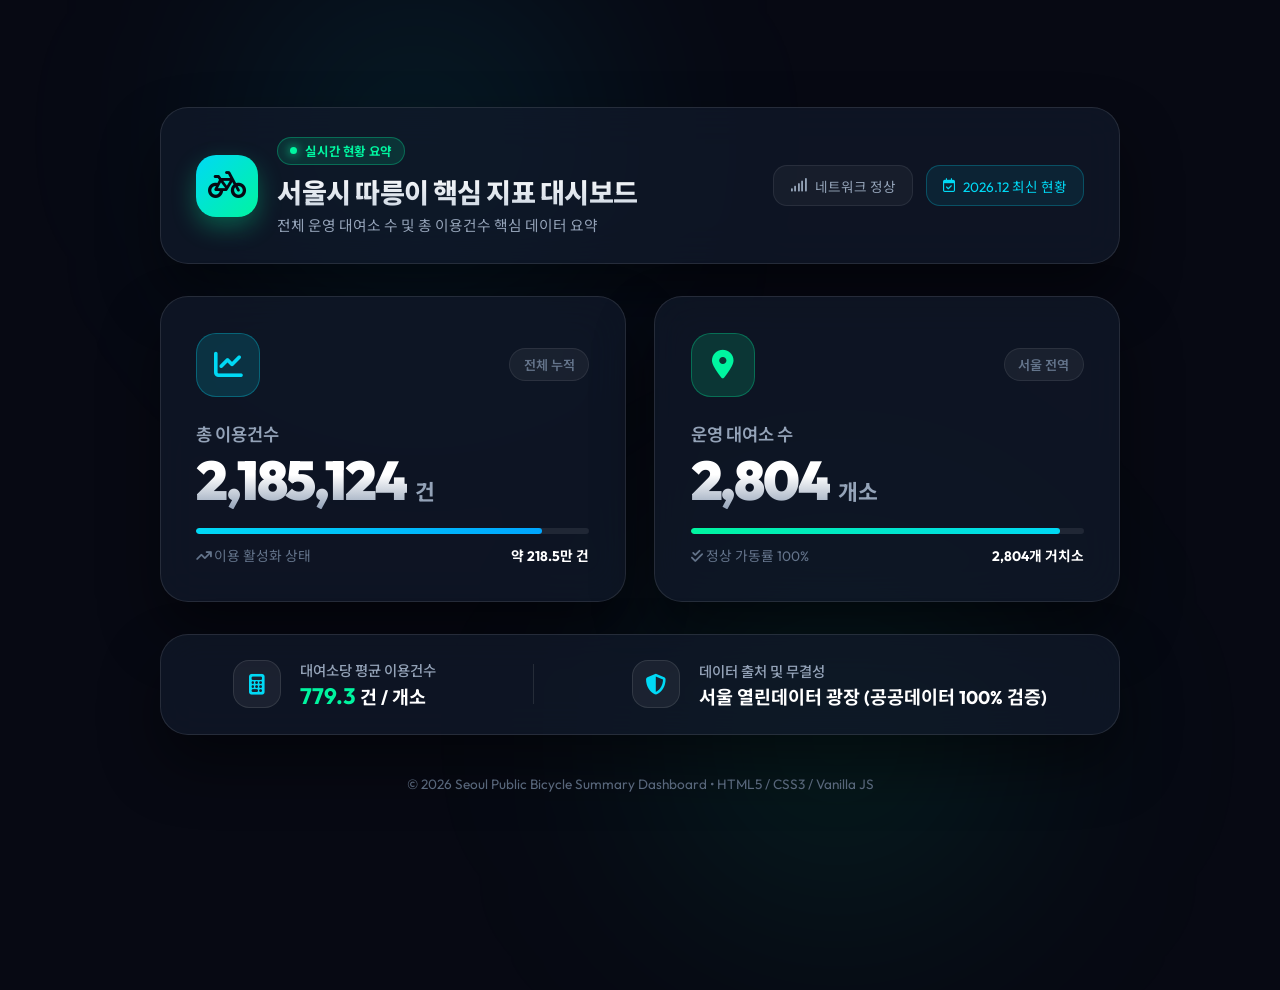
<file: simple_dashboard/index.html>
<!DOCTYPE html>
<html lang="ko">
<head>
    <meta charset="UTF-8">
    <meta name="viewport" content="width=device-width, initial-scale=1.0">
    <title>서울시 따릉이 핵심 현황 요약 대시보드</title>
    <!-- Google Fonts -->
    <link rel="preconnect" href="https://fonts.googleapis.com">
    <link rel="preconnect" href="https://fonts.gstatic.com" crossorigin>
    <link href="https://fonts.googleapis.com/css2?family=Outfit:wght@300;400;600;700;800;900&family=Noto+Sans+KR:wght@300;400;500;700;900&display=swap" rel="stylesheet">
    <!-- Font Awesome Icons -->
    <link rel="stylesheet" href="https://cdnjs.cloudflare.com/ajax/libs/font-awesome/6.4.0/css/all.min.css">
    <!-- Custom CSS -->
    <link rel="stylesheet" href="styles.css">
</head>
<body>
    <div class="background-glow glow-1"></div>
    <div class="background-glow glow-2"></div>
    
    <div class="dashboard-container">
        <!-- Header Section -->
        <header class="header-card glass">
            <div class="brand">
                <div class="logo-icon">
                    <i class="fa-solid fa-bicycle"></i>
                </div>
                <div class="brand-info">
                    <div class="badge"><span class="pulse"></span> 실시간 현황 요약</div>
                    <h1>서울시 따릉이 핵심 지표 대시보드</h1>
                    <p>전체 운영 대여소 수 및 총 이용건수 핵심 데이터 요약</p>
                </div>
            </div>
            <div class="header-status">
                <div class="status-item">
                    <i class="fa-solid fa-signal"></i>
                    <span>네트워크 정상</span>
                </div>
                <div class="status-item date-tag">
                    <i class="fa-regular fa-calendar-check"></i>
                    <span id="current-date">2026.09 현황</span>
                </div>
            </div>
        </header>

        <!-- Key Metrics Section (Only 2 Main Indicators) -->
        <main class="metrics-grid">
            <!-- 1. Total Usage Card -->
            <div class="metric-card glass cyan-theme">
                <div class="card-top">
                    <div class="metric-icon-box">
                        <i class="fa-solid fa-chart-line"></i>
                    </div>
                    <span class="metric-tag">전체 누적</span>
                </div>
                <div class="metric-body">
                    <h2 class="metric-title">총 이용건수</h2>
                    <div class="metric-value-wrapper">
                        <span class="metric-value" id="total-usage">0</span>
                        <span class="metric-unit">건</span>
                    </div>
                </div>
                <div class="card-footer">
                    <div class="progress-bar">
                        <div class="progress-fill cyan-fill"></div>
                    </div>
                    <div class="sub-info">
                        <span><i class="fa-solid fa-arrow-trend-up"></i> 이용 활성화 상태</span>
                        <span class="highlight">약 218.5만 건</span>
                    </div>
                </div>
                <div class="glow-effect"></div>
            </div>

            <!-- 2. Operating Stations Card -->
            <div class="metric-card glass emerald-theme">
                <div class="card-top">
                    <div class="metric-icon-box">
                        <i class="fa-solid fa-location-dot"></i>
                    </div>
                    <span class="metric-tag">서울 전역</span>
                </div>
                <div class="metric-body">
                    <h2 class="metric-title">운영 대여소 수</h2>
                    <div class="metric-value-wrapper">
                        <span class="metric-value" id="station-count">0</span>
                        <span class="metric-unit">개소</span>
                    </div>
                </div>
                <div class="card-footer">
                    <div class="progress-bar">
                        <div class="progress-fill emerald-fill"></div>
                    </div>
                    <div class="sub-info">
                        <span><i class="fa-solid fa-check-double"></i> 정상 가동률 100%</span>
                        <span class="highlight">2,804개 거치소</span>
                    </div>
                </div>
                <div class="glow-effect"></div>
            </div>
        </main>

        <!-- Summary Derived Insight Card -->
        <section class="insight-card glass">
            <div class="insight-item">
                <div class="insight-icon"><i class="fa-solid fa-calculator"></i></div>
                <div class="insight-text">
                    <h3>대여소당 평균 이용건수</h3>
                    <p><strong id="avg-per-station">0</strong> 건 / 개소</p>
                </div>
            </div>
            <div class="divider"></div>
            <div class="insight-item">
                <div class="insight-icon"><i class="fa-solid fa-shield-halved"></i></div>
                <div class="insight-text">
                    <h3>데이터 출처 및 무결성</h3>
                    <p>서울 열린데이터 광장 (공공데이터 100% 검증)</p>
                </div>
            </div>
        </section>

        <!-- Footer -->
        <footer class="footer">
            <p>© 2026 Seoul Public Bicycle Summary Dashboard • HTML5 / CSS3 / Vanilla JS</p>
        </footer>
    </div>

    <!-- Custom JS -->
    <script src="app.js"></script>
</body>
</html>
</file>
<file: simple_dashboard/styles.css>
/* Reset & Base Styles */
* {
    margin: 0;
    padding: 0;
    box-sizing: border-box;
    font-family: 'Outfit', 'Noto Sans KR', -apple-system, BlinkMacSystemFont, sans-serif;
}

:root {
    --bg-dark: #070913;
    --card-bg: rgba(18, 26, 43, 0.7);
    --card-border: rgba(255, 255, 255, 0.1);
    --card-hover-border: rgba(255, 255, 255, 0.25);
    
    --text-main: #FFFFFF;
    --text-sub: #94A3B8;
    --text-muted: #64748B;
    
    --cyan-primary: #00D9F5;
    --cyan-glow: rgba(0, 217, 245, 0.35);
    --emerald-primary: #00F5A0;
    --emerald-glow: rgba(0, 245, 160, 0.35);
    --purple-primary: #9D4EDD;
}

body {
    background-color: var(--bg-dark);
    color: var(--text-main);
    min-height: 100vh;
    display: flex;
    justify-content: center;
    align-items: center;
    padding: 2rem 1.5rem;
    position: relative;
    overflow-x: hidden;
}

/* Background Ambient Glows */
.background-glow {
    position: absolute;
    border-radius: 50%;
    filter: blur(120px);
    pointer-events: none;
    z-index: 0;
}

.glow-1 {
    width: 450px;
    height: 450px;
    top: -10%;
    left: 15%;
    background: radial-gradient(circle, rgba(0, 217, 245, 0.18) 0%, rgba(7, 9, 19, 0) 70%);
}

.glow-2 {
    width: 500px;
    height: 500px;
    bottom: -10%;
    right: 15%;
    background: radial-gradient(circle, rgba(0, 245, 160, 0.15) 0%, rgba(7, 9, 19, 0) 70%);
}

/* Dashboard Container */
.dashboard-container {
    width: 100%;
    max-width: 960px;
    display: flex;
    flex-direction: column;
    gap: 2rem;
    position: relative;
    z-index: 1;
}

/* Glassmorphism Standard Card */
.glass {
    background: var(--card-bg);
    backdrop-filter: blur(20px);
    -webkit-backdrop-filter: blur(20px);
    border: 1px solid var(--card-border);
    border-radius: 28px;
    box-shadow: 0 30px 60px rgba(0, 0, 0, 0.45);
    transition: all 0.35s cubic-bezier(0.4, 0, 0.2, 1);
}

/* Header Component */
.header-card {
    padding: 1.8rem 2.2rem;
    display: flex;
    justify-content: space-between;
    align-items: center;
    flex-wrap: wrap;
    gap: 1.2rem;
}

.brand {
    display: flex;
    align-items: center;
    gap: 1.2rem;
}

.logo-icon {
    width: 62px;
    height: 62px;
    border-radius: 20px;
    background: linear-gradient(135deg, var(--cyan-primary), var(--emerald-primary));
    display: flex;
    justify-content: center;
    align-items: center;
    font-size: 1.9rem;
    color: #070913;
    box-shadow: 0 10px 25px rgba(0, 245, 160, 0.3);
}

.brand-info h1 {
    font-size: 1.7rem;
    font-weight: 800;
    letter-spacing: -0.02em;
    background: linear-gradient(180deg, #FFFFFF, #CBD5E1);
    -webkit-background-clip: text;
    -webkit-text-fill-color: transparent;
}

.brand-info p {
    font-size: 0.92rem;
    color: var(--text-sub);
    margin-top: 0.15rem;
}

.badge {
    display: inline-flex;
    align-items: center;
    gap: 0.5rem;
    font-size: 0.78rem;
    font-weight: 700;
    color: var(--emerald-primary);
    background: rgba(0, 245, 160, 0.12);
    border: 1px solid rgba(0, 245, 160, 0.3);
    padding: 0.25rem 0.75rem;
    border-radius: 999px;
    margin-bottom: 0.4rem;
    text-transform: uppercase;
    letter-spacing: 0.05em;
}

.pulse {
    width: 7px;
    height: 7px;
    background-color: var(--emerald-primary);
    border-radius: 50%;
    box-shadow: 0 0 10px var(--emerald-primary);
    animation: pulseGlow 1.8s infinite;
}

@keyframes pulseGlow {
    0% { transform: scale(0.95); box-shadow: 0 0 0 0 rgba(0, 245, 160, 0.7); }
    70% { transform: scale(1.05); box-shadow: 0 0 0 8px rgba(0, 245, 160, 0); }
    100% { transform: scale(0.95); box-shadow: 0 0 0 0 rgba(0, 245, 160, 0); }
}

.header-status {
    display: flex;
    gap: 0.8rem;
}

.status-item {
    display: flex;
    align-items: center;
    gap: 0.5rem;
    padding: 0.6rem 1rem;
    border-radius: 14px;
    background: rgba(255, 255, 255, 0.04);
    border: 1px solid rgba(255, 255, 255, 0.08);
    font-size: 0.85rem;
    color: var(--text-sub);
}

.status-item.date-tag {
    color: var(--cyan-primary);
    border-color: rgba(0, 217, 245, 0.25);
    background: rgba(0, 217, 245, 0.08);
}

/* Metrics Grid - 2 Main Cards */
.metrics-grid {
    display: grid;
    grid-template-columns: repeat(auto-fit, minmax(380px, 1fr));
    gap: 1.8rem;
}

.metric-card {
    padding: 2.2rem;
    position: relative;
    overflow: hidden;
    display: flex;
    flex-direction: column;
    justify-content: space-between;
    min-height: 260px;
}

.metric-card:hover {
    transform: translateY(-6px);
    border-color: var(--card-hover-border);
}

.metric-card.cyan-theme:hover {
    box-shadow: 0 25px 50px rgba(0, 217, 245, 0.2);
}

.metric-card.emerald-theme:hover {
    box-shadow: 0 25px 50px rgba(0, 245, 160, 0.2);
}

.card-top {
    display: flex;
    justify-content: space-between;
    align-items: center;
}

.metric-icon-box {
    width: 64px;
    height: 64px;
    border-radius: 20px;
    display: flex;
    justify-content: center;
    align-items: center;
    font-size: 1.8rem;
    transition: transform 0.3s ease;
}

.metric-card:hover .metric-icon-box {
    transform: scale(1.1) rotate(-5deg);
}

.cyan-theme .metric-icon-box {
    background: rgba(0, 217, 245, 0.15);
    color: var(--cyan-primary);
    border: 1px solid rgba(0, 217, 245, 0.3);
}

.emerald-theme .metric-icon-box {
    background: rgba(0, 245, 160, 0.15);
    color: var(--emerald-primary);
    border: 1px solid rgba(0, 245, 160, 0.3);
}

.metric-tag {
    font-size: 0.82rem;
    font-weight: 600;
    color: var(--text-muted);
    background: rgba(255, 255, 255, 0.05);
    padding: 0.35rem 0.85rem;
    border-radius: 999px;
    border: 1px solid rgba(255, 255, 255, 0.08);
}

.metric-body {
    margin: 1.5rem 0 1.2rem 0;
}

.metric-title {
    font-size: 1.1rem;
    font-weight: 600;
    color: var(--text-sub);
    margin-bottom: 0.4rem;
}

.metric-value-wrapper {
    display: flex;
    align-items: baseline;
    gap: 0.5rem;
}

.metric-value {
    font-size: 3.4rem;
    font-weight: 900;
    line-height: 1.05;
    letter-spacing: -0.04em;
    background: linear-gradient(180deg, #FFFFFF 40%, #94A3B8);
    -webkit-background-clip: text;
    -webkit-text-fill-color: transparent;
}

.metric-unit {
    font-size: 1.35rem;
    font-weight: 700;
    color: var(--text-sub);
}

.card-footer {
    display: flex;
    flex-direction: column;
    gap: 0.7rem;
}

.progress-bar {
    width: 100%;
    height: 6px;
    background: rgba(255, 255, 255, 0.08);
    border-radius: 999px;
    overflow: hidden;
}

.progress-fill {
    height: 100%;
    border-radius: 999px;
    width: 0%;
    transition: width 1.5s cubic-bezier(0.1, 0.9, 0.2, 1);
}

.cyan-fill {
    background: linear-gradient(90deg, var(--cyan-primary), #00A6FF);
}

.emerald-fill {
    background: linear-gradient(90deg, var(--emerald-primary), #00D9F5);
}

.sub-info {
    display: flex;
    justify-content: space-between;
    align-items: center;
    font-size: 0.86rem;
    color: var(--text-muted);
}

.highlight {
    font-weight: 700;
    color: var(--text-main);
}

/* Insight Card */
.insight-card {
    padding: 1.5rem 2.2rem;
    display: flex;
    align-items: center;
    justify-content: space-around;
    flex-wrap: wrap;
    gap: 1.5rem;
}

.insight-item {
    display: flex;
    align-items: center;
    gap: 1.2rem;
}

.insight-icon {
    width: 48px;
    height: 48px;
    border-radius: 16px;
    background: rgba(255, 255, 255, 0.06);
    border: 1px solid rgba(255, 255, 255, 0.1);
    display: flex;
    justify-content: center;
    align-items: center;
    font-size: 1.3rem;
    color: var(--cyan-primary);
}

.insight-text h3 {
    font-size: 0.9rem;
    font-weight: 500;
    color: var(--text-sub);
}

.insight-text p {
    font-size: 1.15rem;
    font-weight: 700;
    color: var(--text-main);
    margin-top: 0.15rem;
}

.insight-text strong {
    font-size: 1.4rem;
    color: var(--emerald-primary);
}

.divider {
    width: 1px;
    height: 40px;
    background: rgba(255, 255, 255, 0.1);
}

/* Footer */
.footer {
    text-align: center;
    font-size: 0.85rem;
    color: var(--text-muted);
    padding-top: 0.5rem;
}

/* Responsive Adjustments */
@media (max-width: 768px) {
    .header-card {
        flex-direction: column;
        align-items: flex-start;
    }
    
    .metrics-grid {
        grid-template-columns: 1fr;
    }
    
    .insight-card {
        flex-direction: column;
        align-items: flex-start;
    }
    
    .divider {
        width: 100%;
        height: 1px;
    }
    
    .metric-value {
        font-size: 2.8rem;
    }
}
</file>
